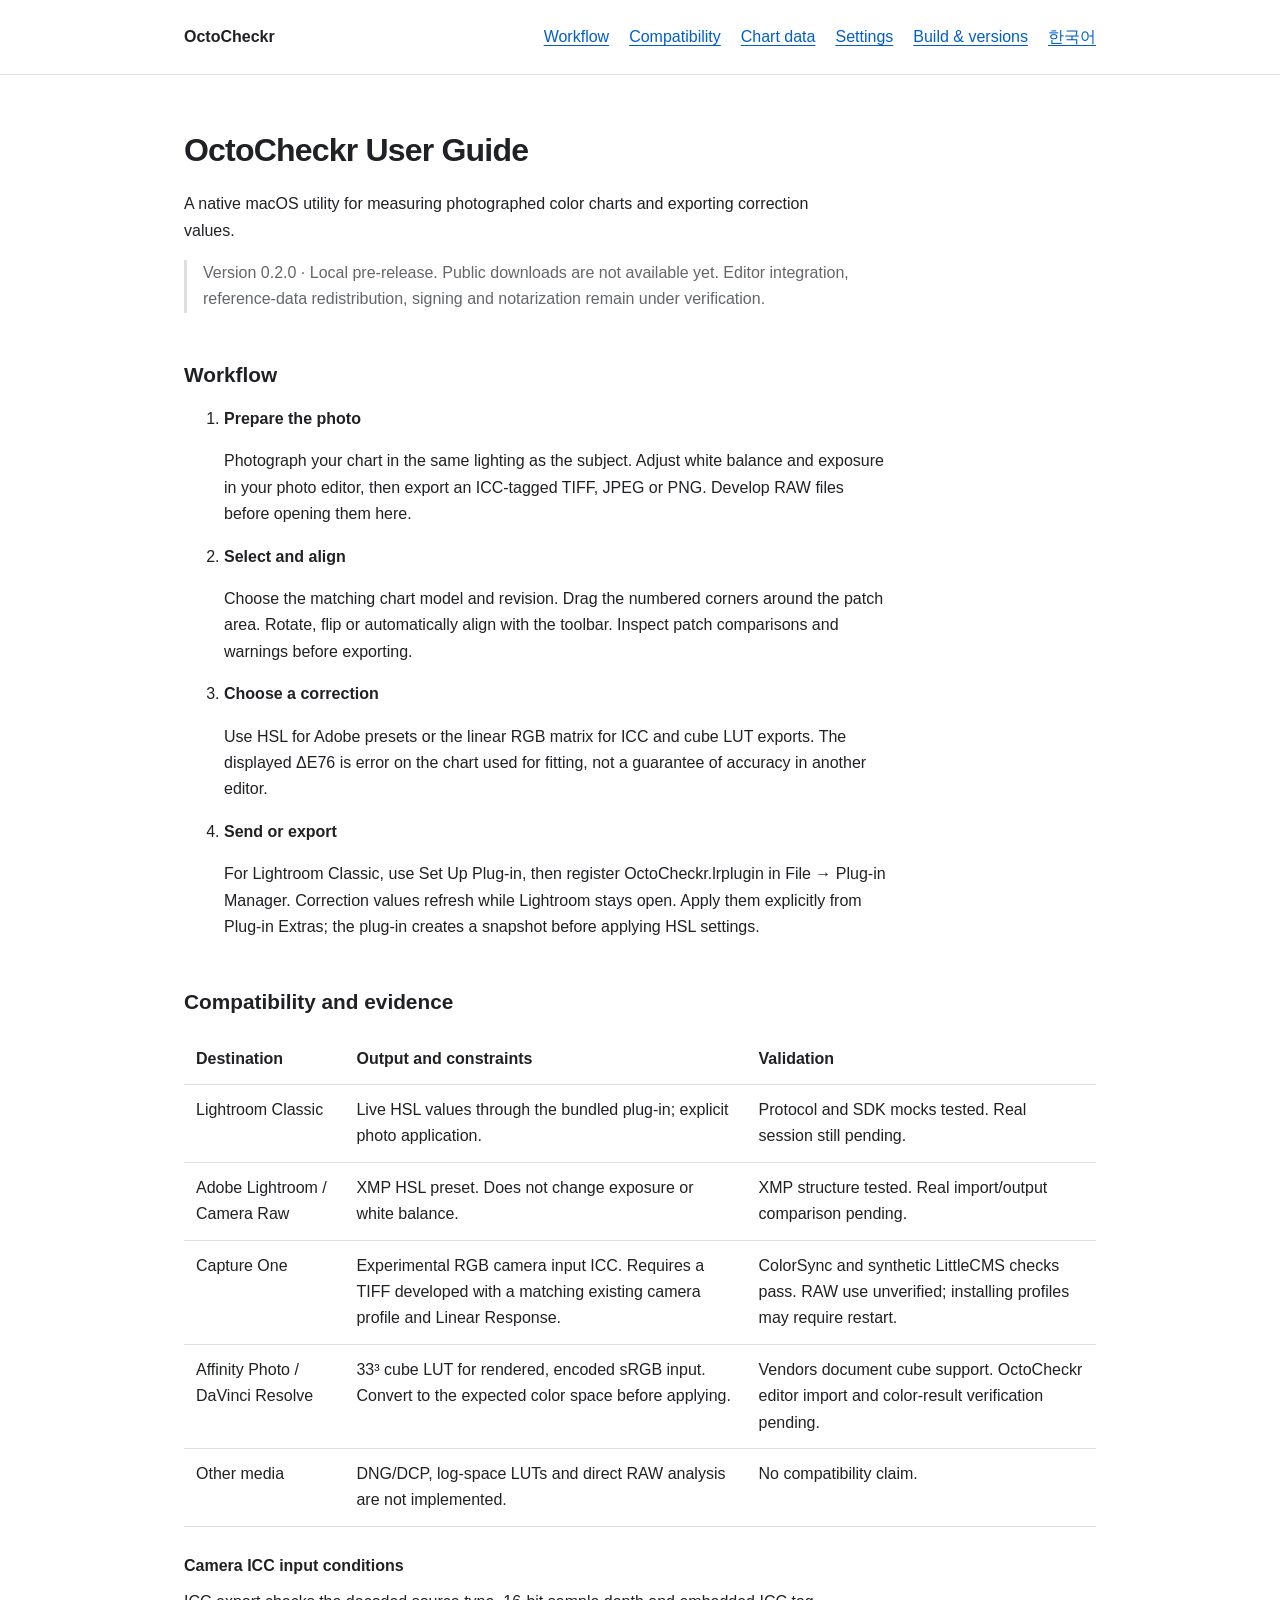
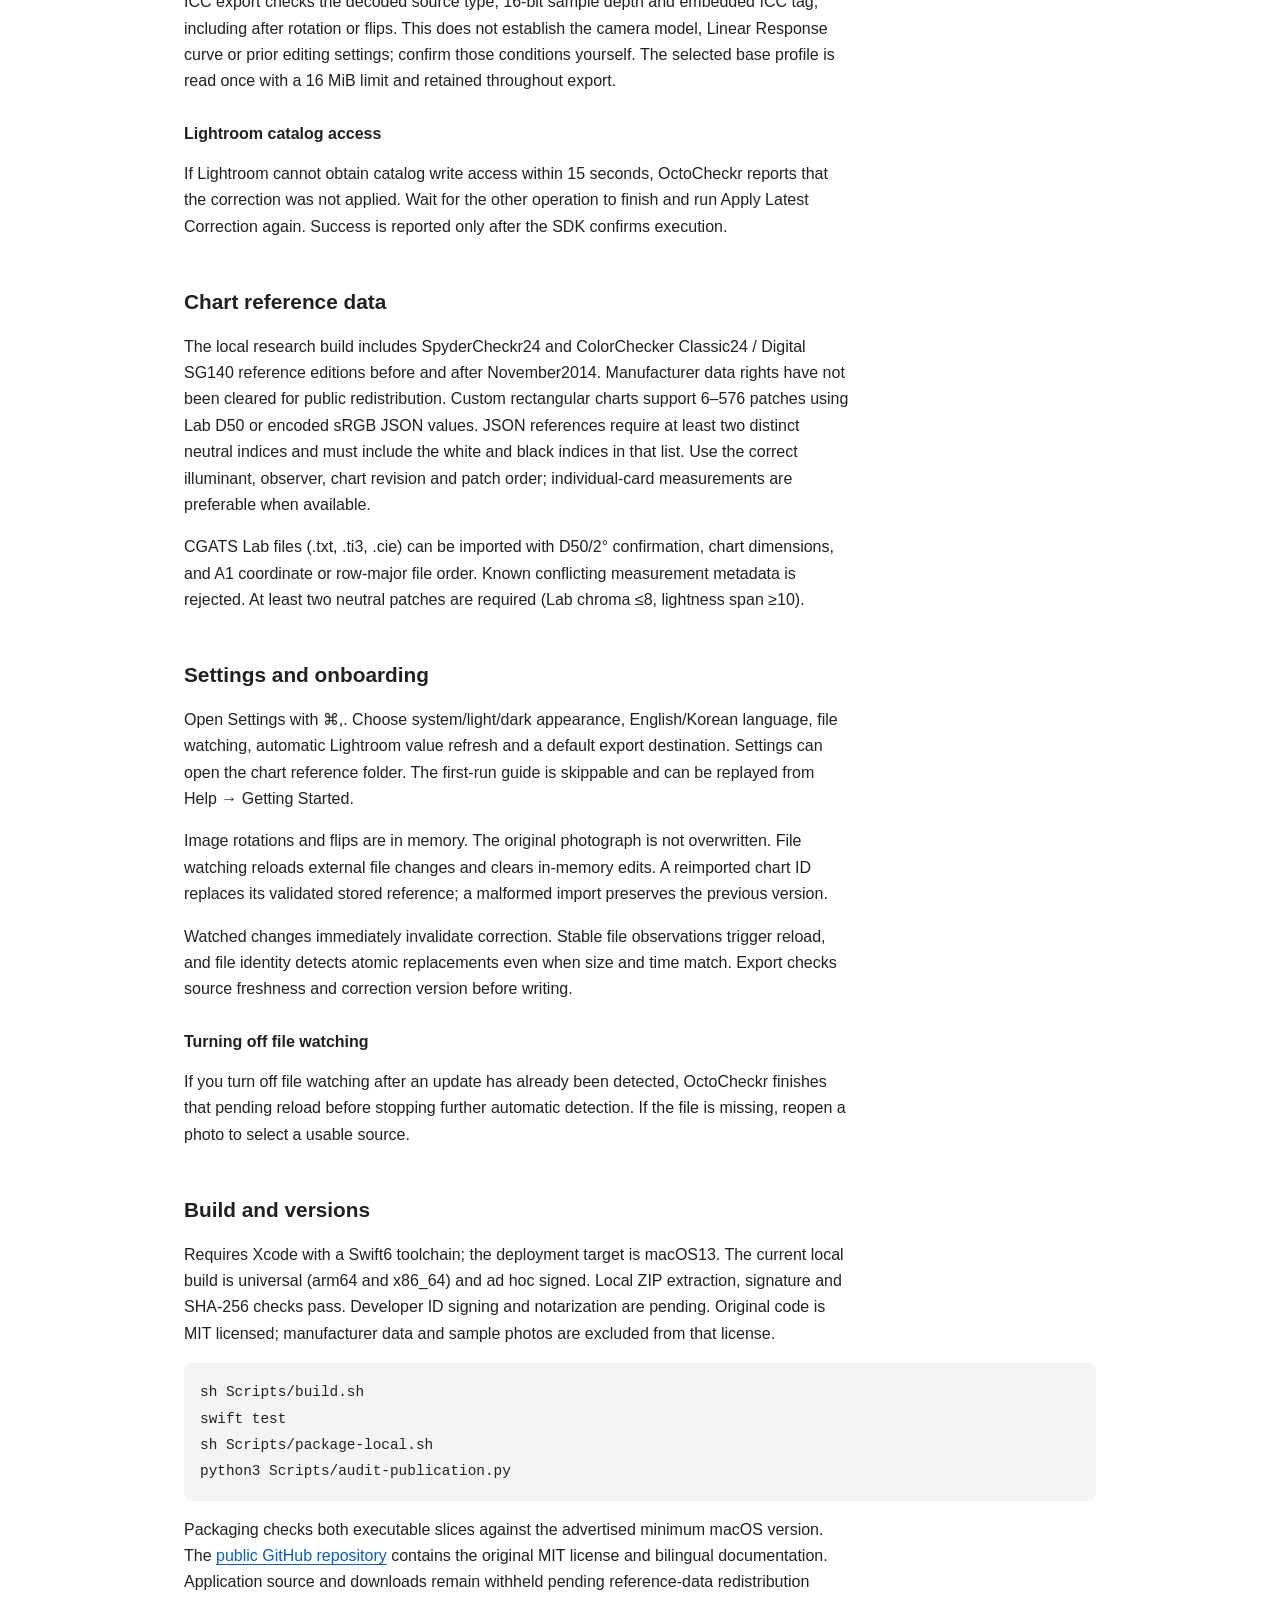
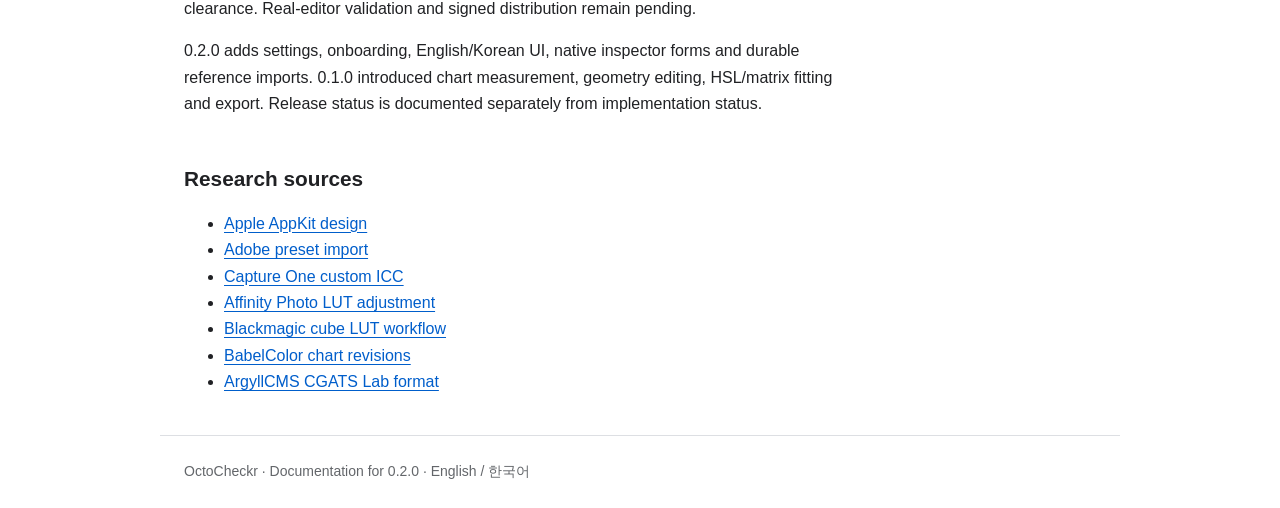
<file: docs/index.html>
<!doctype html><html lang="en"><head><meta charset="utf-8"><meta name="viewport" content="width=device-width,initial-scale=1"><title>OctoCheckr User Guide</title><meta name="description" content="A native macOS utility for measuring photographed color charts and exporting correction values."><link rel="stylesheet" href="style.css"></head><body><a class="skip" href="#main">Skip to content</a><header>
<div><strong>OctoCheckr</strong><nav aria-label="Sections"><a href="#workflow">Workflow</a><a href="#compatibility">Compatibility</a><a href="#charts">Chart data</a><a href="#settings">Settings</a><a href="#versions">Build &amp; versions</a><a href="ko/index.html" hreflang="ko">한국어</a></nav>
</div>
</header>
<main id="main">
<h1>OctoCheckr User Guide</h1>
<p>A native macOS utility for measuring photographed color charts and exporting correction values.</p>
<p class="status muted">Version 0.2.0 · Local pre-release. Public downloads are not available yet. Editor integration, reference-data redistribution, signing and notarization remain under verification.</p>
<section id="workflow">
<h2>Workflow</h2>
<ol><li><strong>Prepare the photo</strong><p>Photograph your chart in the same lighting as the subject. Adjust white balance and exposure in your photo editor, then export an ICC-tagged TIFF, JPEG or PNG. Develop RAW files before opening them here.</p>
</li>
<li><strong>Select and align</strong><p>Choose the matching chart model and revision. Drag the numbered corners around the patch area. Rotate, flip or automatically align with the toolbar. Inspect patch comparisons and warnings before exporting.</p>
</li>
<li><strong>Choose a correction</strong><p>Use HSL for Adobe presets or the linear RGB matrix for ICC and cube LUT exports. The displayed ΔE76 is error on the chart used for fitting, not a guarantee of accuracy in another editor.</p>
</li>
<li><strong>Send or export</strong><p>For Lightroom Classic, use Set Up Plug-in, then register OctoCheckr.lrplugin in File → Plug-in Manager. Correction values refresh while Lightroom stays open. Apply them explicitly from Plug-in Extras; the plug-in creates a snapshot before applying HSL settings.</p>
</li>
</ol>
</section>
<section id="compatibility">
<h2>Compatibility and evidence</h2>
<div class="table-scroll" tabindex="0" role="region" aria-label="Compatibility and evidence"><table><thead><tr><th scope="col">Destination</th><th scope="col">Output and constraints</th><th scope="col">Validation</th></tr>
</thead>
<tbody><tr><th scope="row">Lightroom Classic</th><td>Live HSL values through the bundled plug-in; explicit photo application.</td><td>Protocol and SDK mocks tested. Real session still pending.</td></tr>
<tr><th scope="row">Adobe Lightroom / Camera Raw</th><td>XMP HSL preset. Does not change exposure or white balance.</td><td>XMP structure tested. Real import/output comparison pending.</td></tr>
<tr><th scope="row">Capture One</th><td>Experimental RGB camera input ICC. Requires a TIFF developed with a matching existing camera profile and Linear Response.</td><td>ColorSync and synthetic LittleCMS checks pass. RAW use unverified; installing profiles may require restart.</td></tr>
<tr><th scope="row">Affinity Photo / DaVinci Resolve</th><td>33³ cube LUT for rendered, encoded sRGB input. Convert to the expected color space before applying.</td><td>Vendors document cube support. OctoCheckr editor import and color-result verification pending.</td></tr>
<tr><th scope="row">Other media</th><td>DNG/DCP, log-space LUTs and direct RAW analysis are not implemented.</td><td>No compatibility claim.</td></tr>
</tbody>
</table>
</div>
<h3>Camera ICC input conditions</h3>
<p>ICC export checks the decoded source type, 16-bit sample depth and embedded ICC tag, including after rotation or flips. This does not establish the camera model, Linear Response curve or prior editing settings; confirm those conditions yourself. The selected base profile is read once with a 16 MiB limit and retained throughout export.</p>
<h3>Lightroom catalog access</h3>
<p>If Lightroom cannot obtain catalog write access within 15 seconds, OctoCheckr reports that the correction was not applied. Wait for the other operation to finish and run Apply Latest Correction again. Success is reported only after the SDK confirms execution.</p>
</section>
<section id="charts">
<h2>Chart reference data</h2>
<p>The local research build includes SpyderCheckr24 and ColorChecker Classic24 / Digital SG140 reference editions before and after November2014. Manufacturer data rights have not been cleared for public redistribution. Custom rectangular charts support 6–576 patches using Lab D50 or encoded sRGB JSON values. JSON references require at least two distinct neutral indices and must include the white and black indices in that list. Use the correct illuminant, observer, chart revision and patch order; individual-card measurements are preferable when available.</p>
<p>CGATS Lab files (.txt, .ti3, .cie) can be imported with D50/2° confirmation, chart dimensions, and A1 coordinate or row-major file order. Known conflicting measurement metadata is rejected. At least two neutral patches are required (Lab chroma ≤8, lightness span ≥10).</p>
</section>
<section id="settings">
<h2>Settings and onboarding</h2>
<p>Open Settings with ⌘,. Choose system/light/dark appearance, English/Korean language, file watching, automatic Lightroom value refresh and a default export destination. Settings can open the chart reference folder. The first-run guide is skippable and can be replayed from Help → Getting Started.</p>
<p>Image rotations and flips are in memory. The original photograph is not overwritten. File watching reloads external file changes and clears in-memory edits. A reimported chart ID replaces its validated stored reference; a malformed import preserves the previous version.</p>
<p>Watched changes immediately invalidate correction. Stable file observations trigger reload, and file identity detects atomic replacements even when size and time match. Export checks source freshness and correction version before writing.</p>
<h3>Turning off file watching</h3>
<p>If you turn off file watching after an update has already been detected, OctoCheckr finishes that pending reload before stopping further automatic detection. If the file is missing, reopen a photo to select a usable source.</p>
</section>
<section id="versions">
<h2>Build and versions</h2>
<p>Requires Xcode with a Swift6 toolchain; the deployment target is macOS13. The current local build is universal (arm64 and x86_64) and ad hoc signed. Local ZIP extraction, signature and SHA-256 checks pass. Developer ID signing and notarization are pending. Original code is MIT licensed; manufacturer data and sample photos are excluded from that license.</p>
<pre><code>sh Scripts/build.sh
swift test
sh Scripts/package-local.sh
python3 Scripts/audit-publication.py</code></pre><p>Packaging checks both executable slices against the advertised minimum macOS version. The <a href="https://github.com/seunghyukchoe/OctoCheckr">public GitHub repository</a> contains the original MIT license and bilingual documentation. Application source and downloads remain withheld pending reference-data redistribution clearance. Real-editor validation and signed distribution remain pending.</p><p>0.2.0 adds settings, onboarding, English/Korean UI, native inspector forms and durable reference imports. 0.1.0 introduced chart measurement, geometry editing, HSL/matrix fitting and export. Release status is documented separately from implementation status.</p>
</section>
<h2>Research sources</h2>
<ul><li><a href="https://developer.apple.com/videos/play/wwdc2025/310/">Apple AppKit design</a></li>
<li><a href="https://helpx.adobe.com/lightroom/desktop/kb/faq-install-presets-profiles.html">Adobe preset import</a></li>
<li><a href="https://support.captureone.com/hc/en-us/articles/360002409057-How-do-I-install-and-import-my-own-color-profiles">Capture One custom ICC</a></li>
<li><a href="https://affinity.help/photo2/en-US.lproj/pages/Adjustments/adjustment_3dLut.html">Affinity Photo LUT adjustment</a></li>
<li><a href="https://documents.blackmagicdesign.com/UserManuals/BlackmagicVideoAssistManual.pdf">Blackmagic cube LUT workflow</a></li>
<li><a href="https://babelcolor.com/colorchecker-2.htm">BabelColor chart revisions</a></li>
<li><a href="https://www.argyllcms.com/doc/ti3_format.html">ArgyllCMS CGATS Lab format</a></li>
</ul>
</main>
<footer>
OctoCheckr · Documentation for 0.2.0 · <span class="language-pair">English / 한국어</span></footer>
</body></html>
</file>
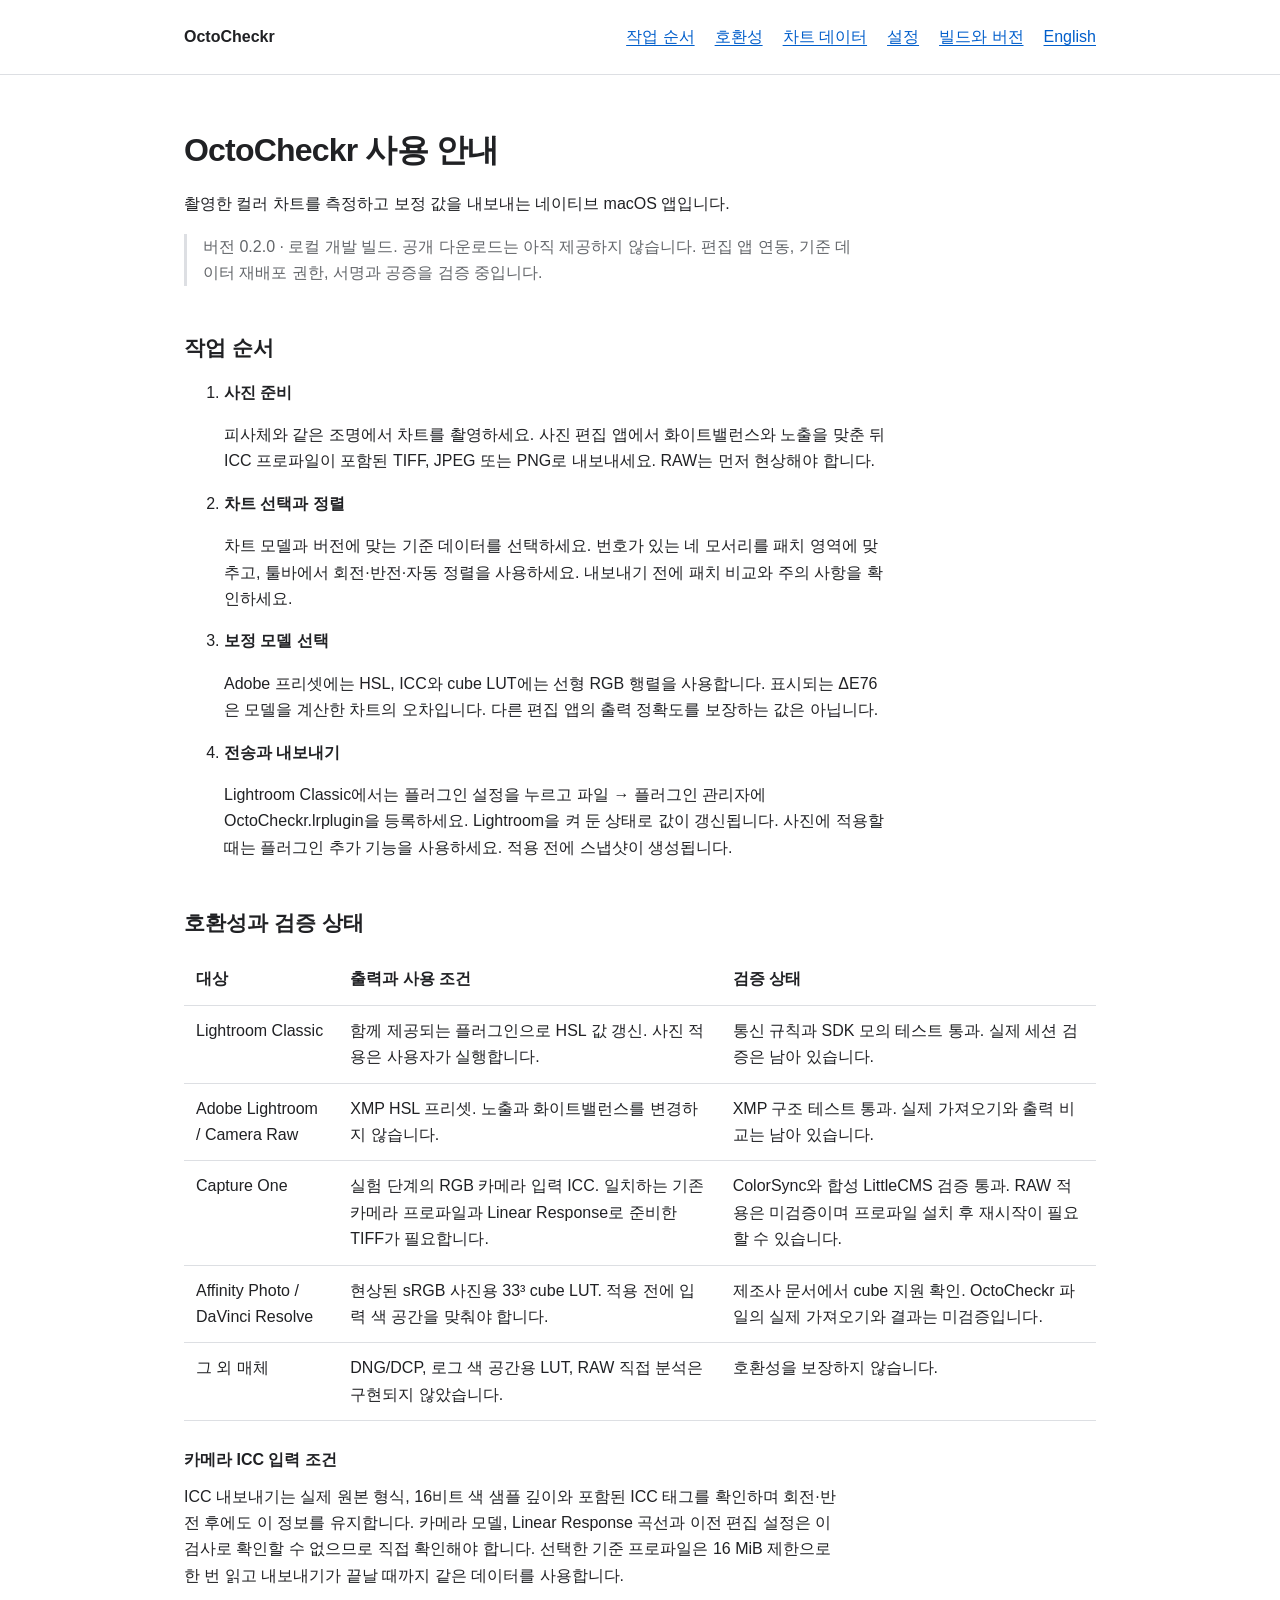
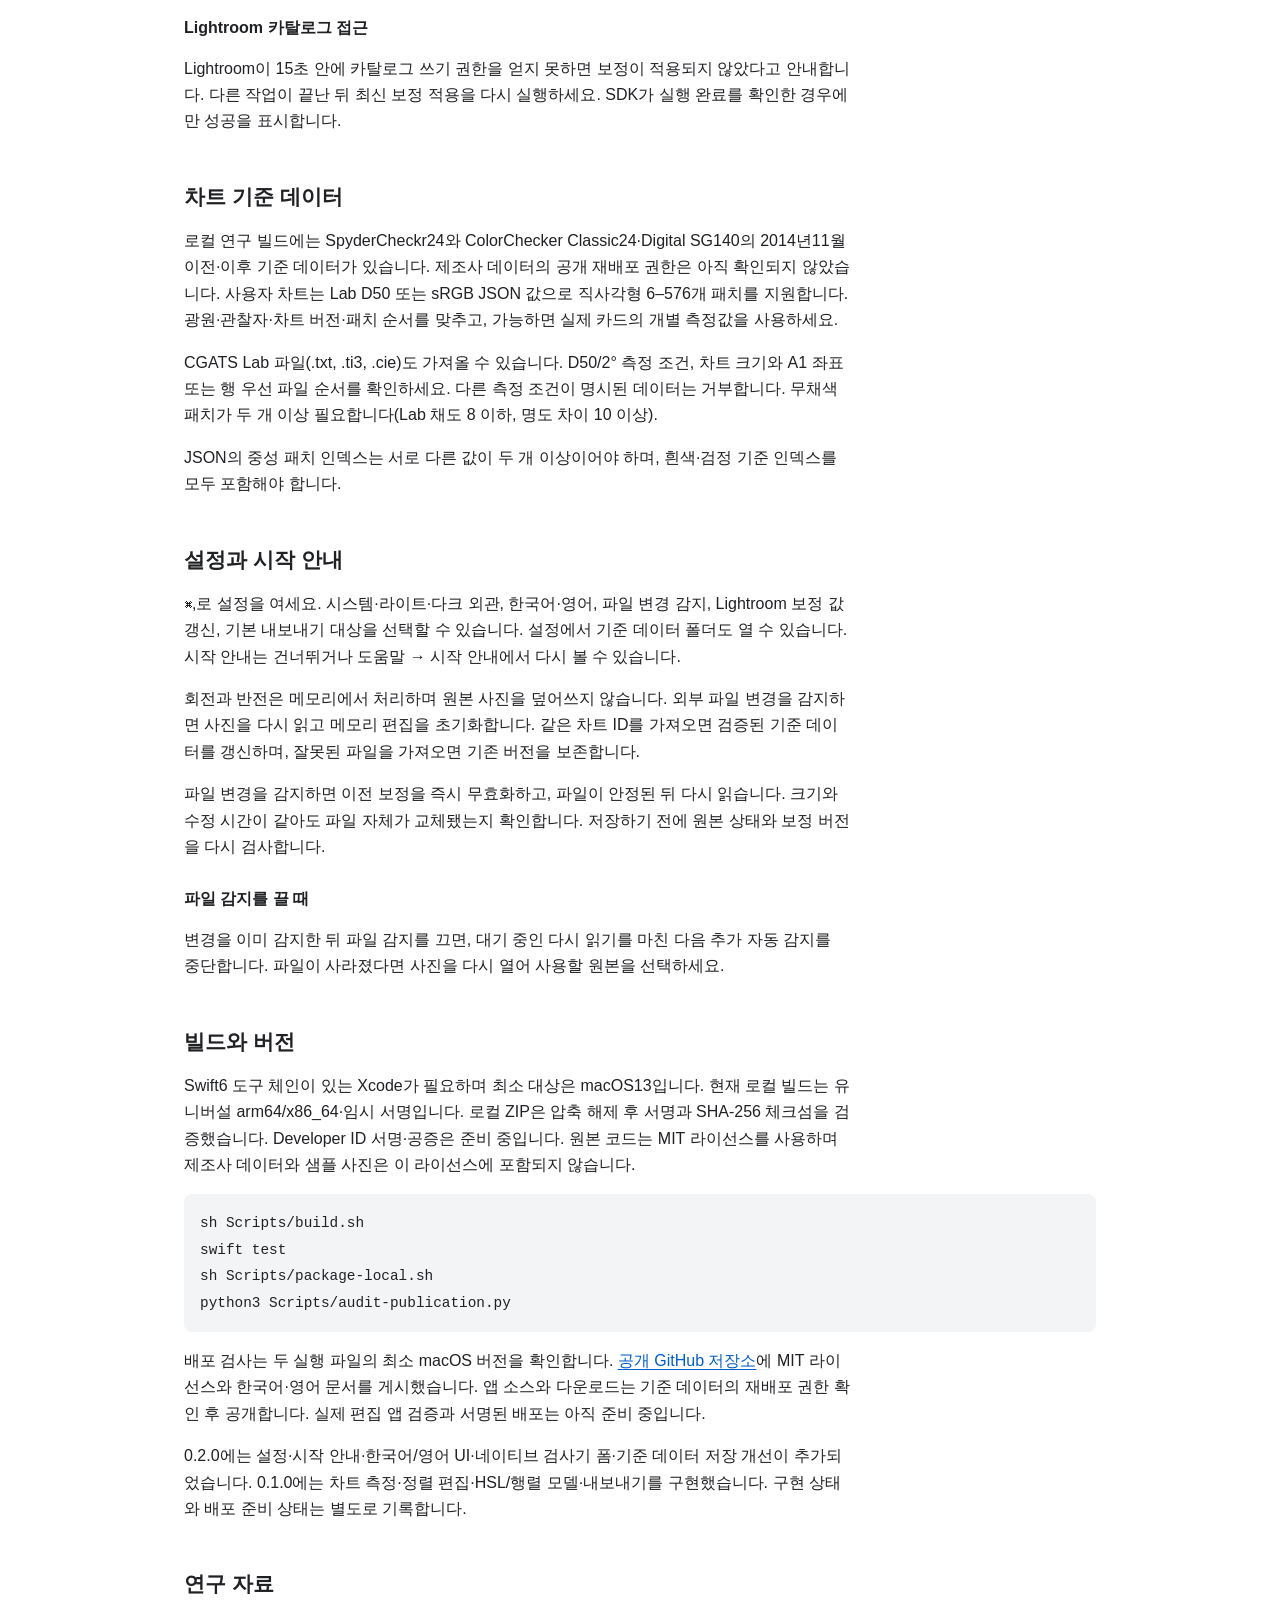
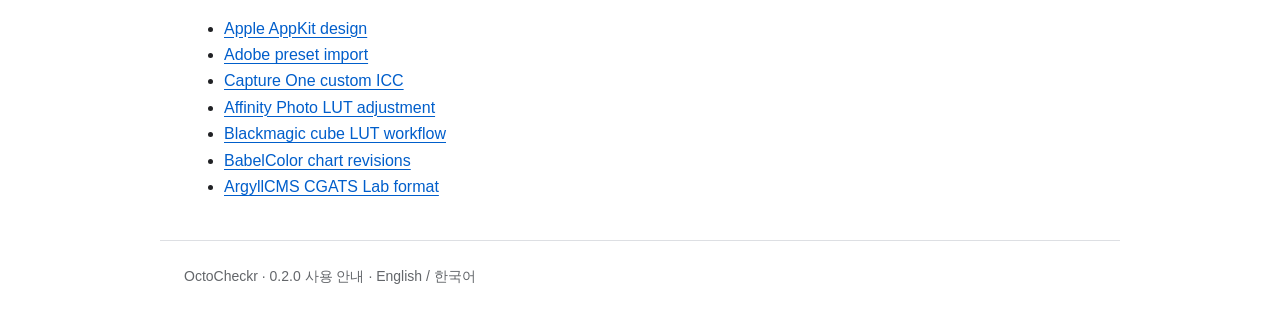
<file: docs/ko/index.html>
<!doctype html><html lang="ko"><head><meta charset="utf-8"><meta name="viewport" content="width=device-width,initial-scale=1"><title>OctoCheckr 사용 안내</title><meta name="description" content="촬영한 컬러 차트를 측정하고 보정 값을 내보내는 네이티브 macOS 앱입니다."><link rel="stylesheet" href="../style.css"></head><body><a class="skip" href="#main">본문으로 이동</a><header>
<div><strong>OctoCheckr</strong><nav aria-label="문서 목차"><a href="#workflow">작업 순서</a><a href="#compatibility">호환성</a><a href="#charts">차트 데이터</a><a href="#settings">설정</a><a href="#versions">빌드와 버전</a><a href="../index.html" hreflang="en">English</a></nav>
</div>
</header>
<main id="main">
<h1>OctoCheckr 사용 안내</h1>
<p>촬영한 컬러 차트를 측정하고 보정 값을 내보내는 네이티브 macOS 앱입니다.</p>
<p class="status muted">버전 0.2.0 · 로컬 개발 빌드. 공개 다운로드는 아직 제공하지 않습니다. 편집 앱 연동, 기준 데이터 재배포 권한, 서명과 공증을 검증 중입니다.</p>
<section id="workflow">
<h2>작업 순서</h2>
<ol><li><strong>사진 준비</strong><p>피사체와 같은 조명에서 차트를 촬영하세요. 사진 편집 앱에서 화이트밸런스와 노출을 맞춘 뒤 ICC 프로파일이 포함된 TIFF, JPEG 또는 PNG로 내보내세요. RAW는 먼저 현상해야 합니다.</p>
</li>
<li><strong>차트 선택과 정렬</strong><p>차트 모델과 버전에 맞는 기준 데이터를 선택하세요. 번호가 있는 네 모서리를 패치 영역에 맞추고, 툴바에서 회전·반전·자동 정렬을 사용하세요. 내보내기 전에 패치 비교와 주의 사항을 확인하세요.</p>
</li>
<li><strong>보정 모델 선택</strong><p>Adobe 프리셋에는 HSL, ICC와 cube LUT에는 선형 RGB 행렬을 사용합니다. 표시되는 ΔE76은 모델을 계산한 차트의 오차입니다. 다른 편집 앱의 출력 정확도를 보장하는 값은 아닙니다.</p>
</li>
<li><strong>전송과 내보내기</strong><p>Lightroom Classic에서는 플러그인 설정을 누르고 파일 → 플러그인 관리자에 OctoCheckr.lrplugin을 등록하세요. Lightroom을 켜 둔 상태로 값이 갱신됩니다. 사진에 적용할 때는 플러그인 추가 기능을 사용하세요. 적용 전에 스냅샷이 생성됩니다.</p>
</li>
</ol>
</section>
<section id="compatibility">
<h2>호환성과 검증 상태</h2>
<div class="table-scroll" tabindex="0" role="region" aria-label="호환성과 검증 상태"><table><thead><tr><th scope="col">대상</th><th scope="col">출력과 사용 조건</th><th scope="col">검증 상태</th></tr>
</thead>
<tbody><tr><th scope="row">Lightroom Classic</th><td>함께 제공되는 플러그인으로 HSL 값 갱신. 사진 적용은 사용자가 실행합니다.</td><td>통신 규칙과 SDK 모의 테스트 통과. 실제 세션 검증은 남아 있습니다.</td></tr>
<tr><th scope="row">Adobe Lightroom / Camera Raw</th><td>XMP HSL 프리셋. 노출과 화이트밸런스를 변경하지 않습니다.</td><td>XMP 구조 테스트 통과. 실제 가져오기와 출력 비교는 남아 있습니다.</td></tr>
<tr><th scope="row">Capture One</th><td>실험 단계의 RGB 카메라 입력 ICC. 일치하는 기존 카메라 프로파일과 Linear Response로 준비한 TIFF가 필요합니다.</td><td>ColorSync와 합성 LittleCMS 검증 통과. RAW 적용은 미검증이며 프로파일 설치 후 재시작이 필요할 수 있습니다.</td></tr>
<tr><th scope="row">Affinity Photo / DaVinci Resolve</th><td>현상된 sRGB 사진용 33³ cube LUT. 적용 전에 입력 색 공간을 맞춰야 합니다.</td><td>제조사 문서에서 cube 지원 확인. OctoCheckr 파일의 실제 가져오기와 결과는 미검증입니다.</td></tr>
<tr><th scope="row">그 외 매체</th><td>DNG/DCP, 로그 색 공간용 LUT, RAW 직접 분석은 구현되지 않았습니다.</td><td>호환성을 보장하지 않습니다.</td></tr>
</tbody>
</table>
</div>
<h3>카메라 ICC 입력 조건</h3>
<p>ICC 내보내기는 실제 원본 형식, 16비트 색 샘플 깊이와 포함된 ICC 태그를 확인하며 회전·반전 후에도 이 정보를 유지합니다. 카메라 모델, Linear Response 곡선과 이전 편집 설정은 이 검사로 확인할 수 없으므로 직접 확인해야 합니다. 선택한 기준 프로파일은 16 MiB 제한으로 한 번 읽고 내보내기가 끝날 때까지 같은 데이터를 사용합니다.</p>
<h3>Lightroom 카탈로그 접근</h3>
<p>Lightroom이 15초 안에 카탈로그 쓰기 권한을 얻지 못하면 보정이 적용되지 않았다고 안내합니다. 다른 작업이 끝난 뒤 최신 보정 적용을 다시 실행하세요. SDK가 실행 완료를 확인한 경우에만 성공을 표시합니다.</p>
</section>
<section id="charts">
<h2>차트 기준 데이터</h2>
<p>로컬 연구 빌드에는 SpyderCheckr24와 ColorChecker Classic24·Digital SG140의 2014년11월 이전·이후 기준 데이터가 있습니다. 제조사 데이터의 공개 재배포 권한은 아직 확인되지 않았습니다. 사용자 차트는 Lab D50 또는 sRGB JSON 값으로 직사각형 6–576개 패치를 지원합니다. 광원·관찰자·차트 버전·패치 순서를 맞추고, 가능하면 실제 카드의 개별 측정값을 사용하세요.</p>
<p>CGATS Lab 파일(.txt, .ti3, .cie)도 가져올 수 있습니다. D50/2° 측정 조건, 차트 크기와 A1 좌표 또는 행 우선 파일 순서를 확인하세요. 다른 측정 조건이 명시된 데이터는 거부합니다. 무채색 패치가 두 개 이상 필요합니다(Lab 채도 8 이하, 명도 차이 10 이상).</p>
<p>JSON의 중성 패치 인덱스는 서로 다른 값이 두 개 이상이어야 하며, 흰색·검정 기준 인덱스를 모두 포함해야 합니다.</p>
</section>
<section id="settings">
<h2>설정과 시작 안내</h2>
<p>⌘,로 설정을 여세요. 시스템·라이트·다크 외관, 한국어·영어, 파일 변경 감지, Lightroom 보정 값 갱신, 기본 내보내기 대상을 선택할 수 있습니다. 설정에서 기준 데이터 폴더도 열 수 있습니다. 시작 안내는 건너뛰거나 도움말 → 시작 안내에서 다시 볼 수 있습니다.</p>
<p>회전과 반전은 메모리에서 처리하며 원본 사진을 덮어쓰지 않습니다. 외부 파일 변경을 감지하면 사진을 다시 읽고 메모리 편집을 초기화합니다. 같은 차트 ID를 가져오면 검증된 기준 데이터를 갱신하며, 잘못된 파일을 가져오면 기존 버전을 보존합니다.</p>
<p>파일 변경을 감지하면 이전 보정을 즉시 무효화하고, 파일이 안정된 뒤 다시 읽습니다. 크기와 수정 시간이 같아도 파일 자체가 교체됐는지 확인합니다. 저장하기 전에 원본 상태와 보정 버전을 다시 검사합니다.</p>
<h3>파일 감지를 끌 때</h3>
<p>변경을 이미 감지한 뒤 파일 감지를 끄면, 대기 중인 다시 읽기를 마친 다음 추가 자동 감지를 중단합니다. 파일이 사라졌다면 사진을 다시 열어 사용할 원본을 선택하세요.</p>
</section>
<section id="versions">
<h2>빌드와 버전</h2>
<p>Swift6 도구 체인이 있는 Xcode가 필요하며 최소 대상은 macOS13입니다. 현재 로컬 빌드는 유니버설 arm64/x86_64·임시 서명입니다. 로컬 ZIP은 압축 해제 후 서명과 SHA-256 체크섬을 검증했습니다. Developer ID 서명·공증은 준비 중입니다. 원본 코드는 MIT 라이선스를 사용하며 제조사 데이터와 샘플 사진은 이 라이선스에 포함되지 않습니다.</p>
<pre><code>sh Scripts/build.sh
swift test
sh Scripts/package-local.sh
python3 Scripts/audit-publication.py</code></pre><p>배포 검사는 두 실행 파일의 최소 macOS 버전을 확인합니다. <a href="https://github.com/seunghyukchoe/OctoCheckr">공개 GitHub 저장소</a>에 MIT 라이선스와 한국어·영어 문서를 게시했습니다. 앱 소스와 다운로드는 기준 데이터의 재배포 권한 확인 후 공개합니다. 실제 편집 앱 검증과 서명된 배포는 아직 준비 중입니다.</p><p>0.2.0에는 설정·시작 안내·한국어/영어 UI·네이티브 검사기 폼·기준 데이터 저장 개선이 추가되었습니다. 0.1.0에는 차트 측정·정렬 편집·HSL/행렬 모델·내보내기를 구현했습니다. 구현 상태와 배포 준비 상태는 별도로 기록합니다.</p>
</section>
<h2>연구 자료</h2>
<ul><li><a href="https://developer.apple.com/videos/play/wwdc2025/310/">Apple AppKit design</a></li>
<li><a href="https://helpx.adobe.com/lightroom/desktop/kb/faq-install-presets-profiles.html">Adobe preset import</a></li>
<li><a href="https://support.captureone.com/hc/en-us/articles/360002409057-How-do-I-install-and-import-my-own-color-profiles">Capture One custom ICC</a></li>
<li><a href="https://affinity.help/photo2/en-US.lproj/pages/Adjustments/adjustment_3dLut.html">Affinity Photo LUT adjustment</a></li>
<li><a href="https://documents.blackmagicdesign.com/UserManuals/BlackmagicVideoAssistManual.pdf">Blackmagic cube LUT workflow</a></li>
<li><a href="https://babelcolor.com/colorchecker-2.htm">BabelColor chart revisions</a></li>
<li><a href="https://www.argyllcms.com/doc/ti3_format.html">ArgyllCMS CGATS Lab format</a></li>
</ul>
</main>
<footer>
OctoCheckr · 0.2.0 사용 안내 · <span class="language-pair">English / 한국어</span></footer>
</body></html>
</file>
<file: docs/style.css>
:root{color-scheme:light dark;font:16px/1.65 -apple-system,BlinkMacSystemFont,"Segoe UI",sans-serif;--surface:#fff;--text:#202124;--muted:#63666a;--rule:#dddfe3;--link:#005ecb;--code:#f3f4f6}
*{box-sizing:border-box}body{margin:0;background:var(--surface);color:var(--text)}a{color:var(--link);text-underline-offset:.2em}a:focus-visible{outline:3px solid var(--link);outline-offset:4px;border-radius:3px}.skip{position:absolute;left:1rem;top:-4rem;background:var(--surface);padding:.5rem}.skip:focus{top:1rem}header{border-bottom:1px solid var(--rule)}header>div,main,footer{max-width:960px;margin:auto;padding:24px}header>div{display:flex;gap:24px;align-items:center;justify-content:space-between}nav{display:flex;gap:20px;flex-wrap:wrap}h1{font-size:2rem;line-height:1.2;letter-spacing:-.025em;margin-top:32px}h2{font-size:1.3rem;line-height:1.35;margin-top:48px}p,li{max-width:75ch}.muted{color:var(--muted)}.status{border-left:3px solid var(--rule);padding-left:16px}.table-scroll{overflow:auto}table{border-collapse:collapse;width:100%;min-width:650px;text-align:left}th,td{padding:12px;vertical-align:top;border-bottom:1px solid var(--rule)}th{font-weight:600}pre{overflow:auto;background:var(--code);padding:16px;border-radius:8px}code{font: .9em/1.6 ui-monospace,SFMono-Regular,Menlo,monospace}footer{border-top:1px solid var(--rule);font-size:.875rem;color:var(--muted)}@media(prefers-color-scheme:dark){:root{--surface:#1c1c1e;--text:#f2f2f7;--muted:#b5b5bb;--rule:#414146;--link:#81b5ff;--code:#2c2c2e}}@media(max-width:600px){header>div{align-items:flex-start;flex-direction:column;gap:12px}header>div,main,footer{padding:20px}h1{font-size:1.7rem}nav{gap:16px}}@media(prefers-reduced-motion:no-preference){html{scroll-behavior:smooth}}

h3{font-size:1rem;line-height:1.4;margin:28px 0 8px}section{scroll-margin-top:24px}tbody th{font-weight:500}section>p:first-of-type{margin-top:12px}

.table-scroll:focus-visible{outline:3px solid var(--link);outline-offset:4px;border-radius:3px}

.language-pair { white-space: nowrap; }
</file>
